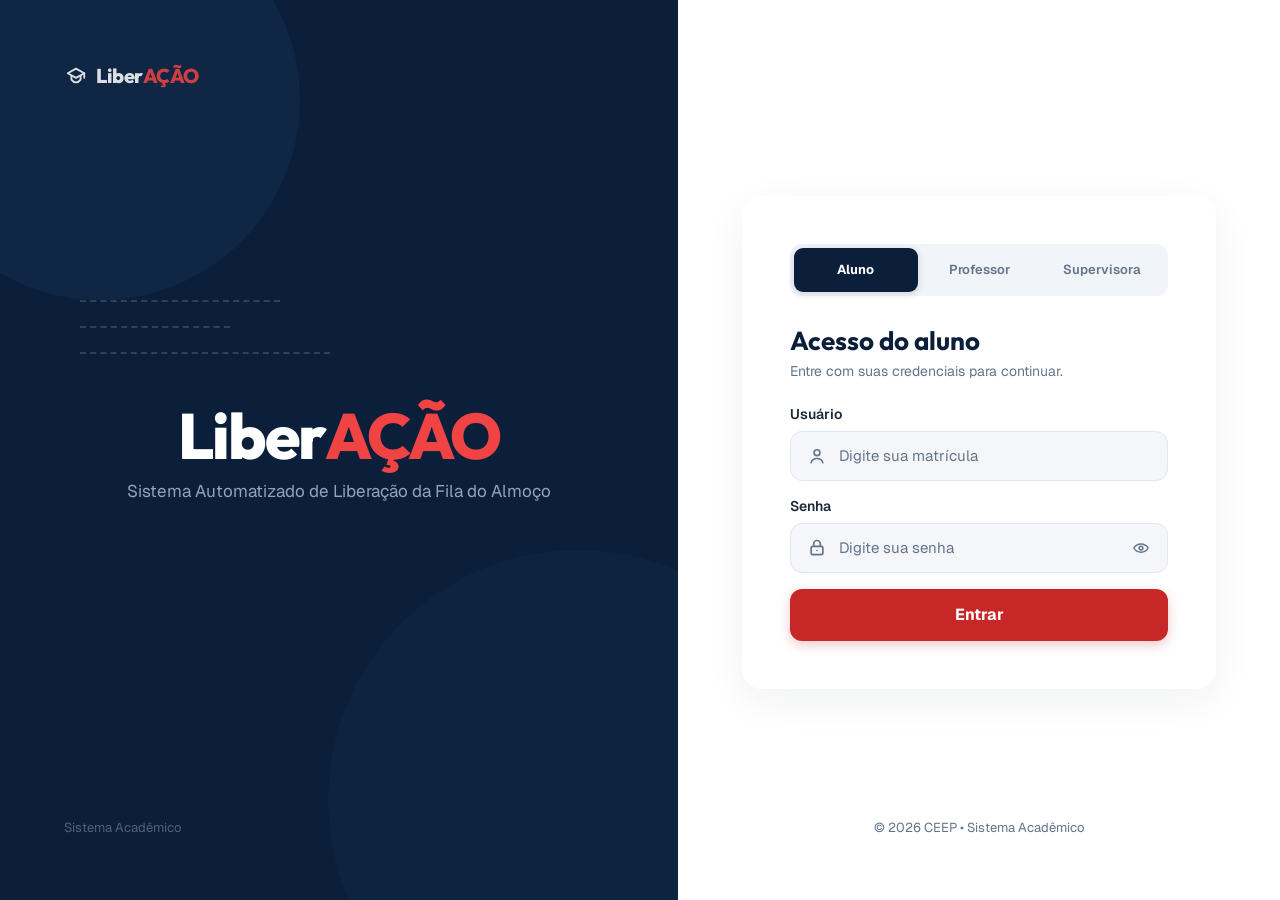
<file: index.html>
<!DOCTYPE html>
<html lang="pt-BR">
<head>
    <meta charset="UTF-8">
    <meta name="viewport" content="width=device-width, initial-scale=1.0">
    <title>CEEP - Sistema Acadêmico</title>
    <link rel="preconnect" href="https://fonts.googleapis.com">
    <link rel="preconnect" href="https://fonts.gstatic.com" crossorigin>
    <link href="https://fonts.googleapis.com/css2?family=Geist:wght@400;600;700&family=Outfit:wght@600;700;800&display=swap" rel="stylesheet">
    <link rel="stylesheet" href="styles.css">
</head>
<body>
    <main class="liberacao-login">
        <section class="left-panel">
            <div class="bg-decorations">
                <div class="circle-top"></div>
                <div class="circle-bottom"></div>
                <div class="grid-lines">
                    <div class="line"></div>
                    <div class="line"></div>
                    <div class="line"></div>
                </div>
            </div>
            <div class="left-header">
                <div class="graduation-cap">
                    <svg viewBox="0 0 24 24" fill="none" xmlns="http://www.w3.org/2000/svg">
                        <path d="M3 9L12 4L21 9L12 14L3 9Z" stroke="#FFFFFF" stroke-width="2" stroke-linejoin="round"/>
                        <path d="M7 11.5V16C7 16 9.2 19 12 19C14.8 19 17 16 17 16V11.5" stroke="#FFFFFF" stroke-width="2" stroke-linecap="round"/>
                        <path d="M21 9V14" stroke="#FFFFFF" stroke-width="2" stroke-linecap="round"/>
                    </svg>
                </div>
                <span class="institution">
                    Liber<span class="acao">AÇÃO</span>
                </span>
            </div>
            <div class="center-focal">
                <div class="brand-title-area">
                    <div class="brand-title">
                        Liber<span class="acao">AÇÃO</span>
                    </div>
                    <div class="brand-subtitle">
                        Sistema Automatizado de Liberação da Fila do Almoço
                    </div>
                </div>
            </div>
            <div class="left-footer-meta">
                <div class="version">Sistema Acadêmico</div>
            </div>
        </section>

        <section class="right-panel">
            <div class="spacer-top"></div>
            <div class="login-card">
                
<!-- Abas -->
<div class="tab-switcher">

    <button type="button" class="tab" id="tab-alunos" onclick="selecionarAba('aluno')">
        Aluno
    </button>

    <button type="button" class="tab" id="tab-professor" onclick="selecionarAba('professor')">
        Professor
    </button>

    <button type="button" class="tab active" id="tab-supervisora" onclick="selecionarAba('supervisora')">
        Supervisora
    </button>

</div>


                <div class="form-content">
                    <div class="title-group">
                        <div class="title" id="titulo">Acesso restrito</div>
                        <div class="subtitle" id="subtitulo">Entre com suas credenciais para continuar.</div>
                    </div>

                    <form class="form" onsubmit="entrar(event)">
                        <div class="field-container">
                            <label class="field-label" for="usuario">Usuário</label>
                            <div class="input-box">
                                <svg class="input-icon" viewBox="0 0 24 24" fill="none" xmlns="http://www.w3.org/2000/svg">
                                    <circle cx="12" cy="8" r="3.5" stroke="#64748B" stroke-width="2"/>
                                    <path d="M5 20C5.8 16.8 8.3 15 12 15C15.7 15 18.2 16.8 19 20" stroke="#64748B" stroke-width="2" stroke-linecap="round"/>
                                </svg>
                                <input type="text" id="usuario" placeholder="Digite sua matrícula" autocomplete="username">
                            </div>
                        </div>

                        <div class="field-container">
                            <label class="field-label" for="senha">Senha</label>
                            <div class="input-box">
                                <svg class="input-icon" viewBox="0 0 24 24" fill="none" xmlns="http://www.w3.org/2000/svg">
                                    <rect x="5" y="10" width="14" height="10" rx="2" stroke="#64748B" stroke-width="2"/>
                                    <path d="M8 10V7C8 4.8 9.8 3 12 3C14.2 3 16 4.8 16 7V10" stroke="#64748B" stroke-width="2"/>
                                    <circle cx="12" cy="15" r="1" fill="#64748B"/>
                                </svg>
                                <input type="password" id="senha" placeholder="Digite sua senha" autocomplete="current-password">
                                <button type="button" class="eye-button" onclick="mostrarSenha()">
                                    <svg id="eye" viewBox="0 0 24 24" fill="none" xmlns="http://www.w3.org/2000/svg">
                                        <path d="M2.5 12C4.5 8.5 7.8 6.5 12 6.5C16.2 6.5 19.5 8.5 21.5 12C19.5 15.5 16.2 17.5 12 17.5C7.8 17.5 4.5 15.5 2.5 12Z" stroke="#64748B" stroke-width="2"/>
                                        <circle cx="12" cy="12" r="2.5" stroke="#64748B" stroke-width="2"/>
                                    </svg>
                                </button>
                            </div>
                        </div>

                        <div class="action-container">
                            <button type="submit" class="submit-button">Entrar</button>
                        </div>
                    </form>
                </div>
            </div>
            <footer class="right-footer">
                <div class="footer-info">©️ 2026 CEEP • Sistema Acadêmico</div>
            </footer>
        </section>
    </main>
    <script src="./js/index.js"></script>
</body>
</html>
</file>
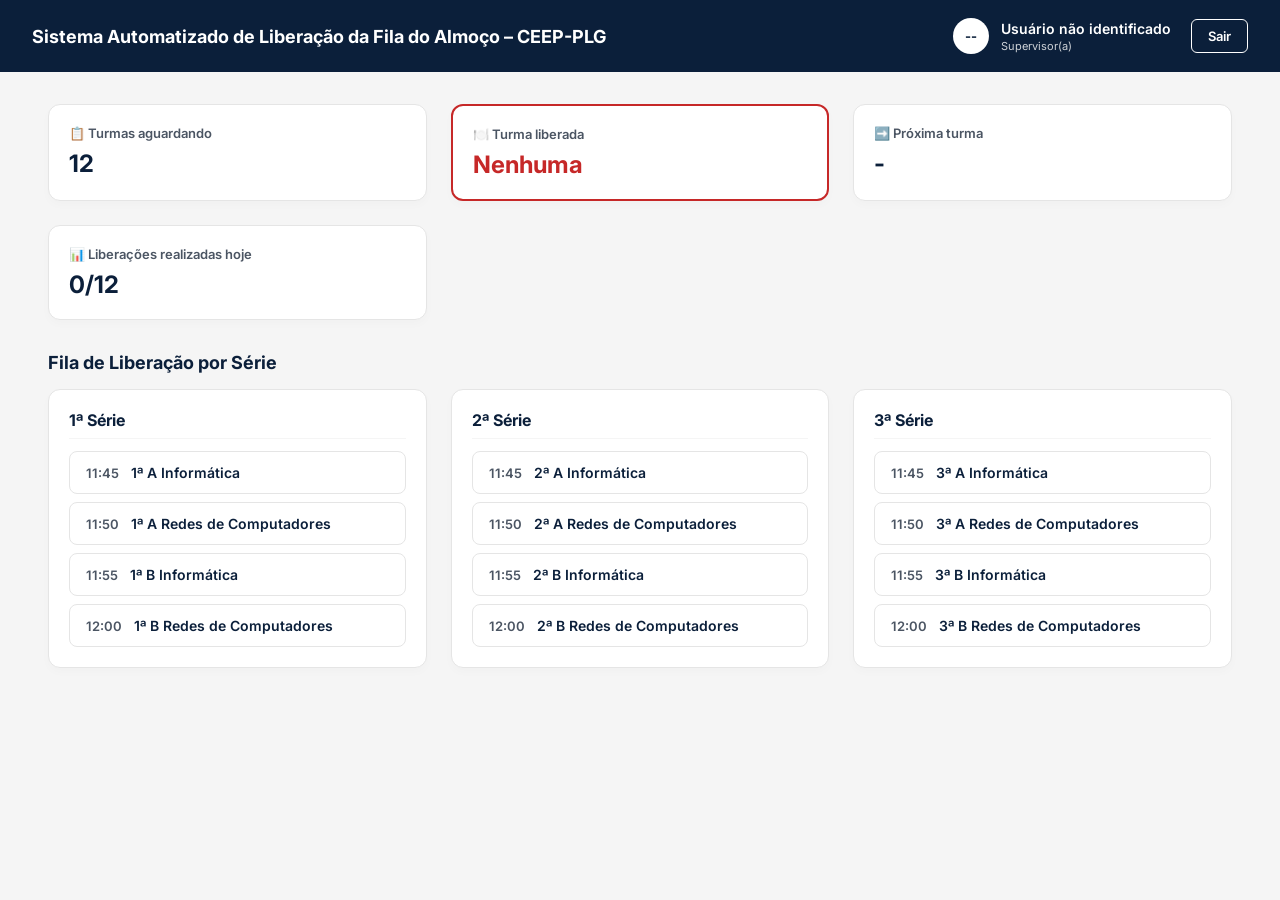
<file: painel-de-controle.html>
<!DOCTYPE html>
<html lang="pt-BR">

<head>
  <meta charset="UTF-8">
  <meta name="viewport" content="width=device-width, initial-scale=1.0">
  <title>Sistema Fila Almoço - CEEP PLG</title>
  <link rel="preconnect" href="https://fonts.googleapis.com">
  <link rel="preconnect" href="https://fonts.gstatic.com" crossorigin>
  <link href="https://fonts.googleapis.com/css2?family=Inter:wght@400;600;700;800&display=swap" rel="stylesheet">
  <link rel="stylesheet" href="style1.css">
</head>

<body>
  <div class="dashboard-container">

    <!-- CABEÇALHO -->
    <header>
      <div class="header-left">
        <h1 class="header-title">
          Sistema Automatizado de Liberação da Fila do Almoço  –  CEEP-PLG
        </h1>
      </div>
      <div class="header-right">
        <div class="user-profile">
          <div class="avatar" id="user-avatar">--</div>
          <div class="user-info">
            <span class="user-name" id="user-name">
              Carregando...
            </span>
            <span class="user-role" id="user-role">
              Supervisor(a)
            </span>
          </div>
        </div>
        <button class="btn-sair" onclick="navegarPara('sair')">
          Sair
        </button>
      </div>
    </header>

    <!-- CONTEÚDO PRINCIPAL -->
    <main class="dashboard-body">

      <!-- INDICADORES -->
      <section class="kpi-row">
        <div class="kpi-card">
          <div class="kpi-header">
            📋 Turmas aguardando
          </div>
          <div class="kpi-value" id="kpi-aguardando">
            12
          </div>
        </div>
        <div class="kpi-card active">
          <div class="kpi-header">
            🍽️ Turma liberada
          </div>
          <div class="kpi-value highlight" id="kpi-ultima-liberada">
            Nenhuma
          </div>
        </div>
        <div class="kpi-card">
          <div class="kpi-header">
            ➡️ Próxima turma
          </div>
          <div class="kpi-value" id="kpi-proxima">
            -
          </div>
        </div>
        <div class="kpi-card">
          <div class="kpi-header">
            📊 Liberações realizadas hoje
          </div>
          <div class="kpi-value" id="kpi-realizadas">
            0/12
          </div>
        </div>
      </section>

      <!-- FILAS DE LIBERAÇÃO -->
      <section class="queue-section">
        <h2 class="section-title">
          Fila de Liberação por Série
        </h2>
        <div class="queues-row">

          <!-- 1ª SÉRIE -->
          <div class="queue-column" data-serie="1ª Série">
            <div class="column-header">
              1ª Série
            </div>
            <div class="class-list">
              <div class="class-row">
                <div class="row-info">
                  <span class="time">11:45</span>
                  <span class="class-name">1ª A Informática</span>
                </div>
                <div class="action-group"></div>
              </div>
              <div class="class-row">
                <div class="row-info">
                  <span class="time">11:50</span>
                  <span class="class-name">1ª A Redes de Computadores</span>
                </div>
                <div class="action-group"></div>
              </div>
              <div class="class-row">
                <div class="row-info">
                  <span class="time">11:55</span>
                  <span class="class-name">1ª B Informática</span>
                </div>
                <div class="action-group"></div>
              </div>
              <div class="class-row">
                <div class="row-info">
                  <span class="time">12:00</span>
                  <span class="class-name">1ª B Redes de Computadores</span>
                </div>
                <div class="action-group"></div>
              </div>
            </div>
          </div>

          <!-- 2ª SÉRIE -->
          <div class="queue-column" data-serie="2ª Série">
            <div class="column-header">
              2ª Série
            </div>
            <div class="class-list">
              <div class="class-row">
                <div class="row-info">
                  <span class="time">11:45</span>
                  <span class="class-name">2ª A Informática</span>
                </div>
                <div class="action-group"></div>
              </div>
              <div class="class-row">
                <div class="row-info">
                  <span class="time">11:50</span>
                  <span class="class-name">2ª A Redes de Computadores</span>
                </div>
                <div class="action-group"></div>
              </div>
              <div class="class-row">
                <div class="row-info">
                  <span class="time">11:55</span>
                  <span class="class-name">2ª B Informática</span>
                </div>
                <div class="action-group"></div>
              </div>
              <div class="class-row">
                <div class="row-info">
                  <span class="time">12:00</span>
                  <span class="class-name">2ª B Redes de Computadores</span>
                </div>
                <div class="action-group"></div>
              </div>
            </div>
          </div>

          <!-- 3ª SÉRIE -->
          <div class="queue-column" data-serie="3ª Série">
            <div class="column-header">
              3ª Série
            </div>
            <div class="class-list">
              <div class="class-row">
                <div class="row-info">
                  <span class="time">11:45</span>
                  <span class="class-name">3ª A Informática</span>
                </div>
                <div class="action-group"></div>
              </div>
              <div class="class-row">
                <div class="row-info">
                  <span class="time">11:50</span>
                  <span class="class-name">3ª A Redes de Computadores</span>
                </div>
                <div class="action-group"></div>
              </div>
              <div class="class-row">
                <div class="row-info">
                  <span class="time">11:55</span>
                  <span class="class-name">3ª B Informática</span>
                </div>
                <div class="action-group"></div>
              </div>
              <div class="class-row">
                <div class="row-info">
                  <span class="time">12:00</span>
                  <span class="class-name">3ª B Redes de Computadores</span>
                </div>
                <div class="action-group"></div>
              </div>
            </div>
          </div>

        </div>
      </section>

    </main>
  </div>

  <!-- JAVASCRIPT EXTERNO -->
  <script src="js/liberação.js" defer></script>
</body>

</html>
</file>
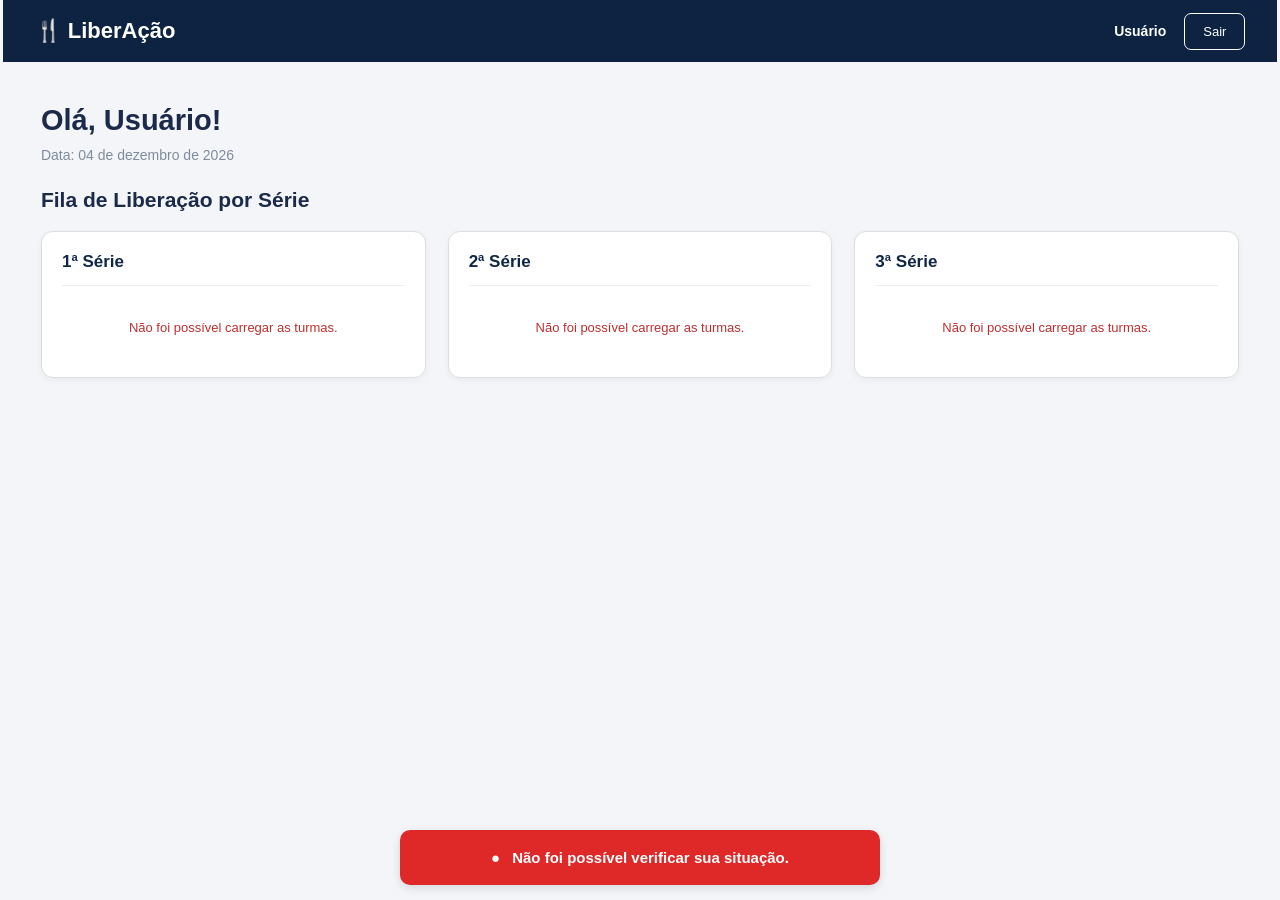
<file: tela do aluno.html>
<!DOCTYPE html>
<html lang="pt-BR">

<head>
    <meta charset="UTF-8">

    <meta name="viewport"
          content="width=device-width, initial-scale=1.0">

    <title>LiberAção</title>

    <link rel="stylesheet"
          href="./style.telaaluno.css">
</head>

<body>

    <div class="upper-content">

        <!-- CABEÇALHO -->

        <header class="top-bar">

            <div class="logo-text">
                🍴 LiberAção
            </div>

            <div class="header-actions">

                <span id="profileName">
                    Aluno
                </span>

                <button
                    id="logoutButton"
                    type="button">
                    Sair
                </button>

            </div>

        </header>

        <!-- INFORMAÇÕES DO ALUNO -->

        <section class="header-section">

            <h1 id="welcomeMessage">
                Bem-vindo!
            </h1>

            <p id="turmaAluno">
                Sua turma
            </p>

            <p id="dataAtual"></p>

        </section>

        <!-- FILA DE LIBERAÇÃO -->

        <main class="main-content">

            <h2>
                Fila de Liberação por Série
            </h2>

            <div class="cards-row">

                <!-- PRIMEIRA SÉRIE -->

                <section class="card">

                    <div class="card-header">
                        1ª Série
                    </div>

                    <div
                        class="card-rows"
                        id="fila1">

                        <p class="loading">
                            Carregando turmas...
                        </p>

                    </div>

                </section>

                <!-- SEGUNDA SÉRIE -->

                <section class="card">

                    <div class="card-header">
                        2ª Série
                    </div>

                    <div
                        class="card-rows"
                        id="fila2">

                        <p class="loading">
                            Carregando turmas...
                        </p>

                    </div>

                </section>

                <!-- TERCEIRA SÉRIE -->

                <section class="card">

                    <div class="card-header">
                        3ª Série
                    </div>

                    <div
                        class="card-rows"
                        id="fila3">

                        <p class="loading">
                            Carregando turmas...
                        </p>

                    </div>

                </section>

            </div>

        </main>

    </div>

    <!-- BOTÃO DE SITUAÇÃO DO ALUNO -->

    <div
        class="status-banner-container"
        id="statusContainer">

        <div
            class="status-banner status-aguardando"
            id="statusBanner">

            <span id="statusIcon">●</span>

            <span id="statusMensagem">
                Verificando situação da sua turma...
            </span>

        </div>

    </div>

    <!-- JAVASCRIPT -->

    <script
        src="./js/aluno.js"
        defer>
    </script>

</body>

</html>
</file>
<file: styles.css>
* {
            box-sizing: border-box;
            margin: 0;
            padding: 0;
        }

        html,
        body {
            width: 100%;
            height: 100%;
        }

        body {
            font-family: 'Geist', sans-serif;
            background: #FFFFFF;
        }

        /* =====================================================
           TELA PRINCIPAL
        ===================================================== */

        .liberacao-login {
            display: flex;
            flex-direction: row;

            width: 100vw;
            height: 100vh;
            min-height: 100vh;

            background: #FFFFFF;

            overflow: hidden;
        }

        /* =====================================================
           PAINEL AZUL
        ===================================================== */

        .left-panel {
            position: relative;

            display: flex;
            flex-direction: column;
            align-items: center;

            width: 53%;
            height: 100vh;

            flex: 0 0 53%;

            padding: 64px;

            gap: 40px;

            background: #0B1F3A;

            isolation: isolate;

            overflow: hidden;
        }

        /* =====================================================
           DECORAÇÕES
        ===================================================== */

        .bg-decorations {
            position: absolute;

            left: 0;
            right: 0;
            top: 0;
            bottom: 0;

            width: 100%;
            height: 100%;

            pointer-events: none;

            z-index: 0;
        }

        .circle-top {
            position: absolute;

            width: 400px;
            height: 400px;

            left: -100px;
            top: -100px;

            background: #1A365D;

            opacity: 0.3;

            border-radius: 50%;
        }

        .circle-bottom {
            position: absolute;

            width: 500px;
            height: 500px;

            right: -150px;
            bottom: -150px;

            background: #1A365D;

            opacity: 0.2;

            border-radius: 50%;
        }

        .grid-lines {
            position: absolute;

            left: 80px;
            top: 300px;

            display: flex;
            flex-direction: column;

            gap: 24px;

            width: 300px;

            opacity: 0.15;
        }

        .grid-lines .line {
            height: 0;

            border-top: 2px dashed #FFFFFF;
        }

        .grid-lines .line:nth-child(1) {
            width: 200px;
        }

        .grid-lines .line:nth-child(2) {
            width: 150px;
        }

        .grid-lines .line:nth-child(3) {
            width: 250px;
        }

        /* =====================================================
           CABEÇALHO
        ===================================================== */

        .left-header {
            position: relative;

            z-index: 2;

            display: flex;
            flex-direction: row;

            align-items: center;

            width: 100%;
            max-width: 592px;

            height: 24px;

            gap: 8px;

            opacity: 0.85;
        }

        .graduation-cap {
            width: 24px;
            height: 24px;

            display: flex;
            align-items: center;
            justify-content: center;
        }

        .graduation-cap svg {
            width: 22px;
            height: 22px;
        }

        .institution {
            font-family: 'Outfit', sans-serif;

            font-size: 20px;
            font-weight: 800;

            line-height: 1;

            color: #FFFFFF;

            letter-spacing: -0.5px;
        }

        .institution .acao {
            color: #F04444;
        }

        /* =====================================================
           ÁREA CENTRAL
        ===================================================== */

        .center-focal {
            position: relative;

            z-index: 3;

            display: flex;
            flex-direction: column;

            justify-content: center;
            align-items: center;

            width: 100%;
            max-width: 592px;

            flex: 1;

            gap: 32px;
        }

        .brand-title-area {
            display: flex;
            flex-direction: column;

            align-items: center;

            width: 100%;

            gap: 12px;
        }

        /*
         * LOGO PRINCIPAL
         * Liber = branco
         * AÇÃO = vermelho
         */

        .brand-title {
            width: 100%;

            font-family: 'Outfit', sans-serif;

            font-size: 64px;
            line-height: 100%;

            font-weight: 800;

            text-align: center;

            color: #FFFFFF;

            letter-spacing: -2px;
        }

        .brand-title .acao {
            color: #F04444;
        }

        .brand-subtitle {
            width: 100%;
            max-width: 570px;

            font-family: 'Geist', sans-serif;

            font-size: 17px;
            line-height: 140%;

            font-weight: 400;

            text-align: center;

            color: #94A3B8;
        }

        /* =====================================================
           RODAPÉ AZUL
        ===================================================== */

        .left-footer-meta {
            position: relative;

            z-index: 4;

            display: flex;
            align-items: center;

            width: 100%;
            max-width: 634px;

            margin-top: auto;

            opacity: 0.5;
        }

        .version {
            font-family: 'Geist', sans-serif;

            font-size: 13px;
            line-height: 17px;

            color: #94A3B8;
        }

        /* =====================================================
           PAINEL BRANCO
        ===================================================== */

        .right-panel {
            display: flex;
            flex-direction: column;

            justify-content: space-between;
            align-items: center;

            width: 47%;
            height: 100vh;

            flex: 0 0 47%;

            padding: 64px;

            background: #FFFFFF;

            overflow: hidden;
        }

        /* =====================================================
           ESPAÇADOR
        ===================================================== */

        .spacer-top {
            width: 100px;
            height: 1px;

            flex-shrink: 0;
        }

        /* =====================================================
           CARD LOGIN
        ===================================================== */

        .login-card {
            display: flex;
            flex-direction: column;

            align-items: flex-start;

            width: min(500px, 100%);

            padding: 48px;

            gap: 28px;

            background: #FFFFFF;

            border-radius: 20px;

            box-shadow:
                0px 12px 40px rgba(11, 31, 58, 0.06);

            flex-shrink: 1;
        }

        /* =====================================================
           CABEÇALHO CARD
        ===================================================== */

        .card-header {
            display: flex;
            flex-direction: column;

            align-items: flex-start;

            width: 100%;
        }

        /* =====================================================
           ÍCONE
        ===================================================== */

        .icon-badge {
            display: flex;

            justify-content: center;
            align-items: center;

            width: 48px;
            height: 48px;

            background: #FDE8E8;

            border-radius: 12px;
        }

        .icon-badge svg {
            width: 22px;
            height: 22px;
        }

        /* =====================================================
           ABAS
        ===================================================== */

        .tab-switcher {
            display: flex;
            flex-direction: row;

            align-items: flex-start;

            width: 100%;
            height: 52px;

            padding: 4px;

            background: #F1F5F9;

            border-radius: 12px;
        }

       
        .tab {
    display: flex;

    justify-content: center;
    align-items: center;

    flex: 1;
    min-width: 0;
    height: 44px;

    border: none;

    border-radius: 9px;

    background: transparent;

    font-family: 'Geist', sans-serif;

    font-size: 13px;
    line-height: 17px;

    cursor: pointer;
}


        .tab.active {
            background: #0B1F3A;

            color: #FFFFFF;

            font-weight: 700;

            box-shadow:
                0px 2px 8px rgba(11, 31, 58, 0.14902);
        }

        .tab:not(.active) {
            color: #64748B;

            font-weight: 600;
        }

        /* =====================================================
           FORMULÁRIO
        ===================================================== */

        .form-content {
            display: flex;
            flex-direction: column;

            align-items: flex-start;

            width: 100%;

            gap: 24px;
        }

        .title-group {
            display: flex;
            flex-direction: column;

            align-items: flex-start;

            width: 100%;

            gap: 4px;
        }

        .title {
            width: 100%;

            font-family: 'Outfit', sans-serif;

            font-size: 26px;
            line-height: 33px;

            font-weight: 700;

            color: #0B1F3A;
        }

        .subtitle {
            width: 100%;

            font-family: 'Geist', sans-serif;

            font-size: 14px;
            line-height: 20px;

            color: #64748B;
        }

        .form {
            display: flex;
            flex-direction: column;

            align-items: flex-start;

            width: 100%;

            gap: 16px;
        }

        /* =====================================================
           CAMPOS
        ===================================================== */

        .field-container {
            display: flex;
            flex-direction: column;

            width: 100%;

            gap: 8px;
        }

        .field-label {
            width: 100%;

            font-family: 'Geist', sans-serif;

            font-size: 14px;
            line-height: 18px;

            font-weight: 600;

            color: #1E293B;
        }

        .input-box {
            display: flex;
            flex-direction: row;

            align-items: center;

            width: 100%;
            height: 50px;

            padding: 0 16px;

            gap: 12px;

            background: #F4F6F9;

            border: 1px solid #E2E8F0;

            border-radius: 12px;
        }

        .input-box:focus-within {
            border-color: #C62828;

            box-shadow:
                0 0 0 2px rgba(198, 40, 40, 0.05);
        }

        .input-icon {
            width: 20px;
            height: 20px;

            flex-shrink: 0;
        }

        .input-box input {
            flex: 1;

            min-width: 0;

            width: 100%;
            height: 20px;

            border: none;
            outline: none;

            background: transparent;

            font-family: 'Geist', sans-serif;

            font-size: 15px;
            line-height: 20px;

            color: #1E293B;
        }

        .input-box input::placeholder {
            color: #64748B;
        }

        /* =====================================================
           OLHO
        ===================================================== */

        .eye-button {
            display: flex;

            justify-content: center;
            align-items: center;

            width: 20px;
            height: 20px;

            padding: 0;

            border: none;

            background: transparent;

            color: #64748B;

            cursor: pointer;
        }

        .eye-button svg {
            width: 18px;
            height: 18px;
        }

        /* =====================================================
           OPÇÕES
        ===================================================== */

        .options-row {
            display: flex;
            flex-direction: row;

            justify-content: space-between;
            align-items: center;

            width: 100%;

            min-height: 20px;
        }

        .checkbox-container {
            display: flex;

            align-items: center;

            gap: 10px;

            cursor: pointer;
        }

        .checkbox-container input {
            display: none;
        }

        .checkbox {
            display: flex;

            justify-content: center;
            align-items: center;

            width: 20px;
            height: 20px;

            background: #FFFFFF;

            border: 2px solid #E2E8F0;

            border-radius: 6px;
        }

        .checkbox svg {
            display: none;

            width: 12px;
            height: 12px;
        }

        .checkbox-container input:checked + .checkbox svg {
            display: block;
        }

        .checkbox-label {
            font-family: 'Geist', sans-serif;

            font-size: 14px;
            line-height: 18px;

            color: #64748B;
        }

        .forgot-password {
            border: none;

            background: transparent;

            font-family: 'Geist', sans-serif;

            font-size: 14px;
            line-height: 18px;

            font-weight: 600;

            color: #C62828;

            cursor: pointer;
        }

        .forgot-password:hover {
            text-decoration: underline;
        }

        /* =====================================================
           BOTÃO
        ===================================================== */

        .action-container {
            display: flex;
            flex-direction: column;

            width: 100%;

            gap: 14px;
        }

        .submit-button {
            display: flex;

            justify-content: center;
            align-items: center;

            width: 100%;
            height: 52px;

            border: none;

            border-radius: 12px;

            background: #C62828;

            box-shadow:
                0px 4px 12px rgba(198, 40, 40, 0.25);

            font-family: 'Geist', sans-serif;

            font-size: 16px;
            line-height: 21px;

            font-weight: 700;

            color: #FFFFFF;

            cursor: pointer;

            transition: 0.2s;
        }

        .submit-button:hover {
            background: #B52222;
        }

        .submit-button:active {
            transform: translateY(1px);
        }

        /* =====================================================
           RODAPÉ
        ===================================================== */

        .right-footer {
            display: flex;
            flex-direction: column;

            align-items: center;

            width: 100%;

            gap: 4px;
        }

        .footer-info {
            width: 100%;

            font-family: 'Geist', sans-serif;

            font-size: 13px;
            line-height: 17px;

            text-align: center;

            color: #64748B;
        }

        /* =====================================================
           TELAS GRANDES
        ===================================================== */

        @media (min-width: 1600px) {

            .left-panel,
            .right-panel {
                padding: 80px;
            }

            .brand-title {
                font-size: 72px;
            }
        }

        /* =====================================================
           NOTEBOOK
        ===================================================== */

        @media (max-width: 1100px) {

            .left-panel,
            .right-panel {
                padding: 48px;
            }

            .brand-title {
                font-size: 54px;
            }

            .brand-subtitle {
                font-size: 15px;
            }

            .login-card {
                padding: 40px;
            }
        }

        /* =====================================================
           TABLET
        ===================================================== */

        @media (max-width: 800px) {

            .liberacao-login {
                flex-direction: column;

                width: 100%;
                height: auto;

                min-height: 100vh;

                overflow-y: auto;
            }

            .left-panel {
                width: 100%;
                height: 400px;

                flex: none;

                padding: 40px 24px;
            }

            .right-panel {
                width: 100%;
                height: auto;

                flex: none;

                min-height: 650px;

                padding: 40px 24px;

                overflow: visible;
            }

            .center-focal {
                flex: none;

                height: auto;

                margin-top: 30px;
            }

            .brand-title {
                font-size: 48px;
            }

            .left-footer-meta {
                display: none;
            }

            .login-card {
                width: 100%;
                max-width: 500px;
            }
        }

        /* =====================================================
           CELULAR
        ===================================================== */

        @media (max-width: 480px) {

            .left-panel {
                height: 360px;

                padding: 28px 20px;

                gap: 24px;
            }

            .right-panel {
                padding: 24px 16px;
            }

            .left-header {
                justify-content: center;
            }

            .center-focal {
                margin-top: 0;
            }

            .brand-title {
                font-size: 42px;
            }

            .brand-subtitle {
                font-size: 14px;
            }

            .login-card {
                padding: 28px 22px;

                border-radius: 16px;

                gap: 24px;
            }

            .title {
                font-size: 24px;
            }

            .options-row {
                gap: 8px;
            }

            .forgot-password {
                font-size: 12px;
            }

            .grid-lines {
                left: 30px;
            }
        }
</file>
<file: style1.css>
:root {
      --bg-main: #F5F5F5;
      --navy-dark: #0B1F3A;
      --navy-light: rgba(255, 255, 255, 0.082);
      --red-primary: #C62828;
      --red-bg: rgba(198, 40, 40, 0.063);
      --green-action: #2E7D32;
      --green-hover: #1B5E20;
      --text-gray: #4B5563;
      --border-color: #E5E5E5;
      --white: #FFFFFF;
    }

    * {
      box-sizing: border-box;
      margin: 0;
      padding: 0;
      font-family: 'Inter', sans-serif;
    }

    body {
      background-color: var(--bg-main);
      display: flex;
      flex-direction: column;
      align-items: center;
      min-height: 100vh;
    }

    .dashboard-container {
      width: 100%;
      display: flex;
      flex-direction: column;
    }

    /* Header */
    header {
      background: var(--navy-dark);
      height: 72px;
      padding: 0 32px;
      display: flex;
      justify-content: space-between;
      align-items: center;
    }

    .header-left {
      display: flex;
      align-items: center;
      gap: 24px;
    }

    .btn-voltar {
      background: var(--navy-light);
      border: none;
      border-radius: 6px;
      padding: 8px 16px;
      color: var(--white);
      font-weight: 600;
      font-size: 14px;
      cursor: pointer;
      display: flex;
      align-items: center;
      gap: 8px;
    }

    .school-logo {
      width: 36px;
      height: 36px;
      background: var(--white);
      border-radius: 8px;
      display: flex;
      justify-content: center;
      align-items: center;
      font-weight: 800;
      color: var(--navy-dark);
      font-size: 14px;
    }

    .header-title {
      color: var(--white);
      font-size: 18px;
      font-weight: 700;
    }

    .header-right {
      display: flex;
      align-items: center;
      gap: 20px;
    }

    .notif-bell {
      width: 40px;
      height: 40px;
      background: rgba(255, 255, 255, 0.063);
      border-radius: 50%;
      display: flex;
      justify-content: center;
      align-items: center;
      color: var(--white);
      cursor: pointer;
    }

    .user-profile {
      display: flex;
      align-items: center;
      gap: 12px;
    }

    .avatar {
      width: 36px;
      height: 36px;
      background: var(--white);
      border-radius: 50%;
      display: flex;
      justify-content: center;
      align-items: center;
      font-weight: 700;
      color: var(--navy-dark);
      font-size: 13px;
    }

    .user-info {
      display: flex;
      flex-direction: column;
      gap: 2px;
    }

    .user-name {
      color: var(--white);
      font-size: 14px;
      font-weight: 600;
    }

    .user-role {
      color: rgba(255, 255, 255, 0.8);
      font-size: 11px;
    }

    .btn-sair {
      border: 1px solid var(--white);
      background: transparent;
      color: var(--white);
      padding: 8px 16px;
      border-radius: 6px;
      font-size: 13px;
      font-weight: 600;
      cursor: pointer;
    }

    /* Dashboard Body */
    .dashboard-body {
      padding: 32px 48px 48px;
      display: flex;
      flex-direction: column;
      gap: 32px;
    }

    /* KPI Cards Row */
    .kpi-row {
      display: grid;
      grid-template-columns: repeat(auto-fit, minmax(280px, 1fr));
      gap: 24px;
    }

    .kpi-card {
      background: var(--white);
      border: 1px solid var(--border-color);
      border-radius: 12px;
      padding: 20px;
      display: flex;
      flex-direction: column;
      gap: 8px;
      box-shadow: 0px 4px 10px rgba(0, 0, 0, 0.02);
    }

    .kpi-card.active {
      border: 2px solid var(--red-primary);
    }

    .kpi-header {
      display: flex;
      align-items: center;
      gap: 6px;
      color: var(--text-gray);
      font-size: 13px;
      font-weight: 600;
    }

    .kpi-value {
      font-size: 24px;
      font-weight: 700;
      color: var(--navy-dark);
    }

    .kpi-value.highlight {
      color: var(--red-primary);
    }

    /* Queue Section */
    .queue-section {
      display: flex;
      flex-direction: column;
      gap: 16px;
    }

    .section-title {
      font-size: 18px;
      font-weight: 700;
      color: var(--navy-dark);
    }

    .queues-row {
      display: grid;
      grid-template-columns: repeat(auto-fit, minmax(360px, 1fr));
      gap: 24px;
    }

    .queue-column {
      background: var(--white);
      border: 1px solid var(--border-color);
      border-radius: 12px;
      padding: 20px;
      display: flex;
      flex-direction: column;
      gap: 12px;
      box-shadow: 0px 4px 10px rgba(0, 0, 0, 0.02);
    }

    .column-header {
      font-size: 16px;
      font-weight: 700;
      color: var(--navy-dark);
      padding-bottom: 8px;
      border-bottom: 1px solid var(--bg-main);
    }

    .class-list {
      display: flex;
      flex-direction: column;
      gap: 8px;
    }

    .class-row {
      display: flex;
      justify-content: space-between;
      align-items: center;
      padding: 12px 16px;
      border: 1px solid var(--border-color);
      border-radius: 8px;
      background: var(--white);
    }

    .class-row.released {
      background: var(--red-bg);
      border: 1px solid var(--red-primary);
      border-left-width: 4px;
    }

    .row-info {
      display: flex;
      align-items: center;
      gap: 12px;
    }

    .time {
      font-size: 13px;
      font-weight: 600;
      color: var(--text-gray);
    }

    .class-row.released .time {
      color: var(--red-primary);
    }

    .class-name {
      font-size: 14px;
      font-weight: 600;
      color: var(--navy-dark);
    }

    .action-group {
      display: flex;
      align-items: center;
      gap: 8px;
    }

    .status-badge {
      padding: 4px 8px;
      border-radius: 6px;
      font-size: 11px;
      font-weight: 700;
      text-transform: uppercase;
      color: var(--white);
      background: var(--navy-dark);
    }

    .status-badge.released {
      background: var(--red-primary);
    }

    /* Botão de Liberar Fila */
    .btn-liberar {
      background-color: var(--green-action);
      color: var(--white);
      border: none;
      padding: 6px 12px;
      border-radius: 6px;
      font-size: 11px;
      font-weight: 700;
      text-transform: uppercase;
      cursor: pointer;
      transition: background 0.2s ease;
    }

    .btn-liberar:hover {
      background-color: var(--green-hover);
    }
</file>
<file: style.telaaluno.css>
/* =========================================
   CONFIGURAÇÕES GERAIS
========================================= */

* {
    margin: 0;
    padding: 0;
    box-sizing: border-box;
}

body {
    font-family: Arial, sans-serif;
    background: #f4f5f8;
    color: #1b2a4a;
    min-height: 100vh;
}

/* =========================================
   CONTEÚDO PRINCIPAL
========================================= */

.upper-content {
    width: 100%;
    padding: 0 3.2% 120px;
}

/* =========================================
   CABEÇALHO
========================================= */

.top-bar {
    width: calc(100% + 6.4%);
    min-height: 62px;
    margin-left: -3.2%;

    background: #0d2341;

    display: flex;
    align-items: center;
    justify-content: space-between;

    padding: 0 32px;
    gap: 15px;
    color: white;
}

.logo-text {
    font-size: 22px;
    font-weight: 800;
    color: white;
}

.header-actions {
    display: flex;
    align-items: center;
    gap: 18px;
}

#profileName {
    font-size: 14px;
    font-weight: 800;
    color: white;
}

#logoutButton {
    background: transparent;
    color: white;

    border: 1px solid white;
    padding: 10px 18px;
    border-radius: 7px;

    cursor: pointer;
    font-size: 13px;
    transition: 0.2s;
}

#logoutButton:hover {
    background: white;
    color: #0d2341;
}

/* =========================================
   INFORMAÇÕES DO ALUNO
========================================= */

.header-section {
    padding: 42px 0 25px;
}

.header-section h1 {
    font-size: 29px;
    font-weight: 800;
    margin-bottom: 10px;
    color: #1b2a4a;
}

.header-section p {
    margin-top: 7px;
    font-size: 14px;
    color: #7f8c9d;
}

#turmaAluno {
    font-size: 15px;
    font-weight: 800;
    color: #53647d;
}

#dataAtual {
    font-size: 14px;
}

/* =========================================
   TÍTULO DA FILA
========================================= */

.main-content h2 {
    font-size: 21px;
    font-weight: 800;
    margin-bottom: 19px;
    color: #1b2a4a;
}

/* =========================================
   COLUNAS DAS SÉRIES
========================================= */

.cards-row {
    display: grid;
    grid-template-columns: repeat(3, minmax(0, 1fr));
    gap: 22px;
    align-items: stretch;
}

/* =========================================
   CARTÕES
========================================= */

.card {
    background: white;

    border: 1px solid #dedede;
    border-radius: 12px;

    padding: 20px;
    min-width: 0;

    box-shadow: 0 2px 7px rgba(27, 42, 74, 0.05);
}

/* TÍTULOS DAS SÉRIES */

.card-header {
    background: transparent;
    color: #102747;

    font-weight: 800;
    font-size: 17px;

    text-align: left;

    padding: 0 0 13px;
    border-bottom: 1px solid #eeeeee;
}

/* =========================================
   ÁREA DAS TURMAS
========================================= */

.card-rows {
    padding: 12px 0 0;
    min-height: 65px;
}

/* =========================================
   LINHAS DAS TURMAS
========================================= */

.queue-row {
    display: flex;
    align-items: center;
    justify-content: space-between;

    gap: 10px;

    min-height: 60px;

    padding: 10px 12px;
    margin-bottom: 8px;

    background: #ffffff;

    border: 1px solid #dedede;
    border-radius: 9px;
}

.queue-row:last-child {
    margin-bottom: 0;
}

.time-class {
    display: flex;
    flex-direction: column;
    justify-content: center;

    gap: 5px;

    min-width: 0;
    flex: 1;
}

/* HORÁRIO */

.time {
    font-size: 12px;
    color: #64728a;
    font-weight: 500;
}

/* NOME DA TURMA */

.class-name {
    font-size: 13px;
    font-weight: 800;
    color: #102747;
    overflow-wrap: anywhere;
}

/* =========================================
   STATUS DAS TURMAS
========================================= */

.status-badge {
    display: inline-flex;
    align-items: center;
    justify-content: center;

    white-space: nowrap;

    border-radius: 6px;
    padding: 7px 12px;

    font-size: 10px;
    font-weight: 800;
    text-transform: uppercase;
}

/* TURMA LIBERADA */

.liberada {
    background: #2e8138;
    color: white;
}

/* TURMA AGUARDANDO */

.aguardando {
    background: #102747;
    color: white;
}

/* =========================================
   CARREGAMENTO E ERROS
========================================= */

.loading,
.error-message,
.empty-message {
    text-align: center;
    padding: 22px 8px;
    font-size: 13px;
    color: #7f8c9d;
}

.error-message {
    color: #bd3030;
}

/* =========================================
   RODAPÉ TRANSPARENTE
   NÃO EXISTE FAIXA VERDE
========================================= */

#statusContainer {
    position: fixed;

    bottom: 0;
    left: 0;

    width: 100%;
    height: 85px;

    display: flex;
    align-items: center;
    justify-content: center;

    padding: 10px;

    background: transparent !important;
    border: none !important;
    box-shadow: none !important;

    z-index: 999;
}

/* =========================================
   BOTÃO DE STATUS
========================================= */

#statusBanner {
    display: flex;
    align-items: center;
    justify-content: center;

    gap: 12px;

    width: min(90%, 480px);
    min-height: 55px;

    padding: 14px 20px;

    border: none;
    border-radius: 10px;

    color: white;
    font-size: 15px;
    font-weight: 800;

    text-align: center;

    box-shadow: 0 3px 10px rgba(0,0,0,0.12);
}

/* LIBERADA - VERDE */

#statusBanner.status-liberado {
    background: #22a85a !important;
    color: white !important;
}

/* AGUARDANDO - VERMELHO */

#statusBanner.status-aguardando {
    background: #df2929 !important;
    color: white !important;
}

/* =========================================
   TABLETS
========================================= */

@media (max-width: 1000px) {

    .cards-row {
        grid-template-columns: 1fr;
    }

}

/* =========================================
   CELULARES
========================================= */

@media (max-width: 600px) {

    .upper-content {
        padding: 0 14px 110px;
    }

    .top-bar {
        width: calc(100% + 28px);
        margin-left: -14px;
        padding: 12px 14px;
        flex-wrap: wrap;
    }

    .logo-text {
        font-size: 18px;
    }

    .header-actions {
        gap: 8px;
    }

    #profileName {
        font-size: 12px;
        font-weight: 800;
    }

    #logoutButton {
        padding: 8px 12px;
    }

    .header-section {
        padding: 30px 0 22px;
    }

    .header-section h1 {
        font-size: 22px;
    }

    #turmaAluno {
        font-size: 14px;
        font-weight: 800;
    }

    .main-content h2 {
        font-size: 19px;
    }

    .card {
        padding: 15px;
    }

    .card-header {
        font-size: 16px;
        font-weight: 800;
    }

    .queue-row {
        padding: 10px;
        gap: 7px;
    }

    .class-name {
        font-size: 12px;
    }

    .status-badge {
        padding: 7px 8px;
        font-size: 9px;
    }

    #statusContainer {
        height: 75px;
    }

    #statusBanner {
        width: 95%;
        min-height: 50px;
        font-size: 13px;
        padding: 12px;
    }
}
</file>
